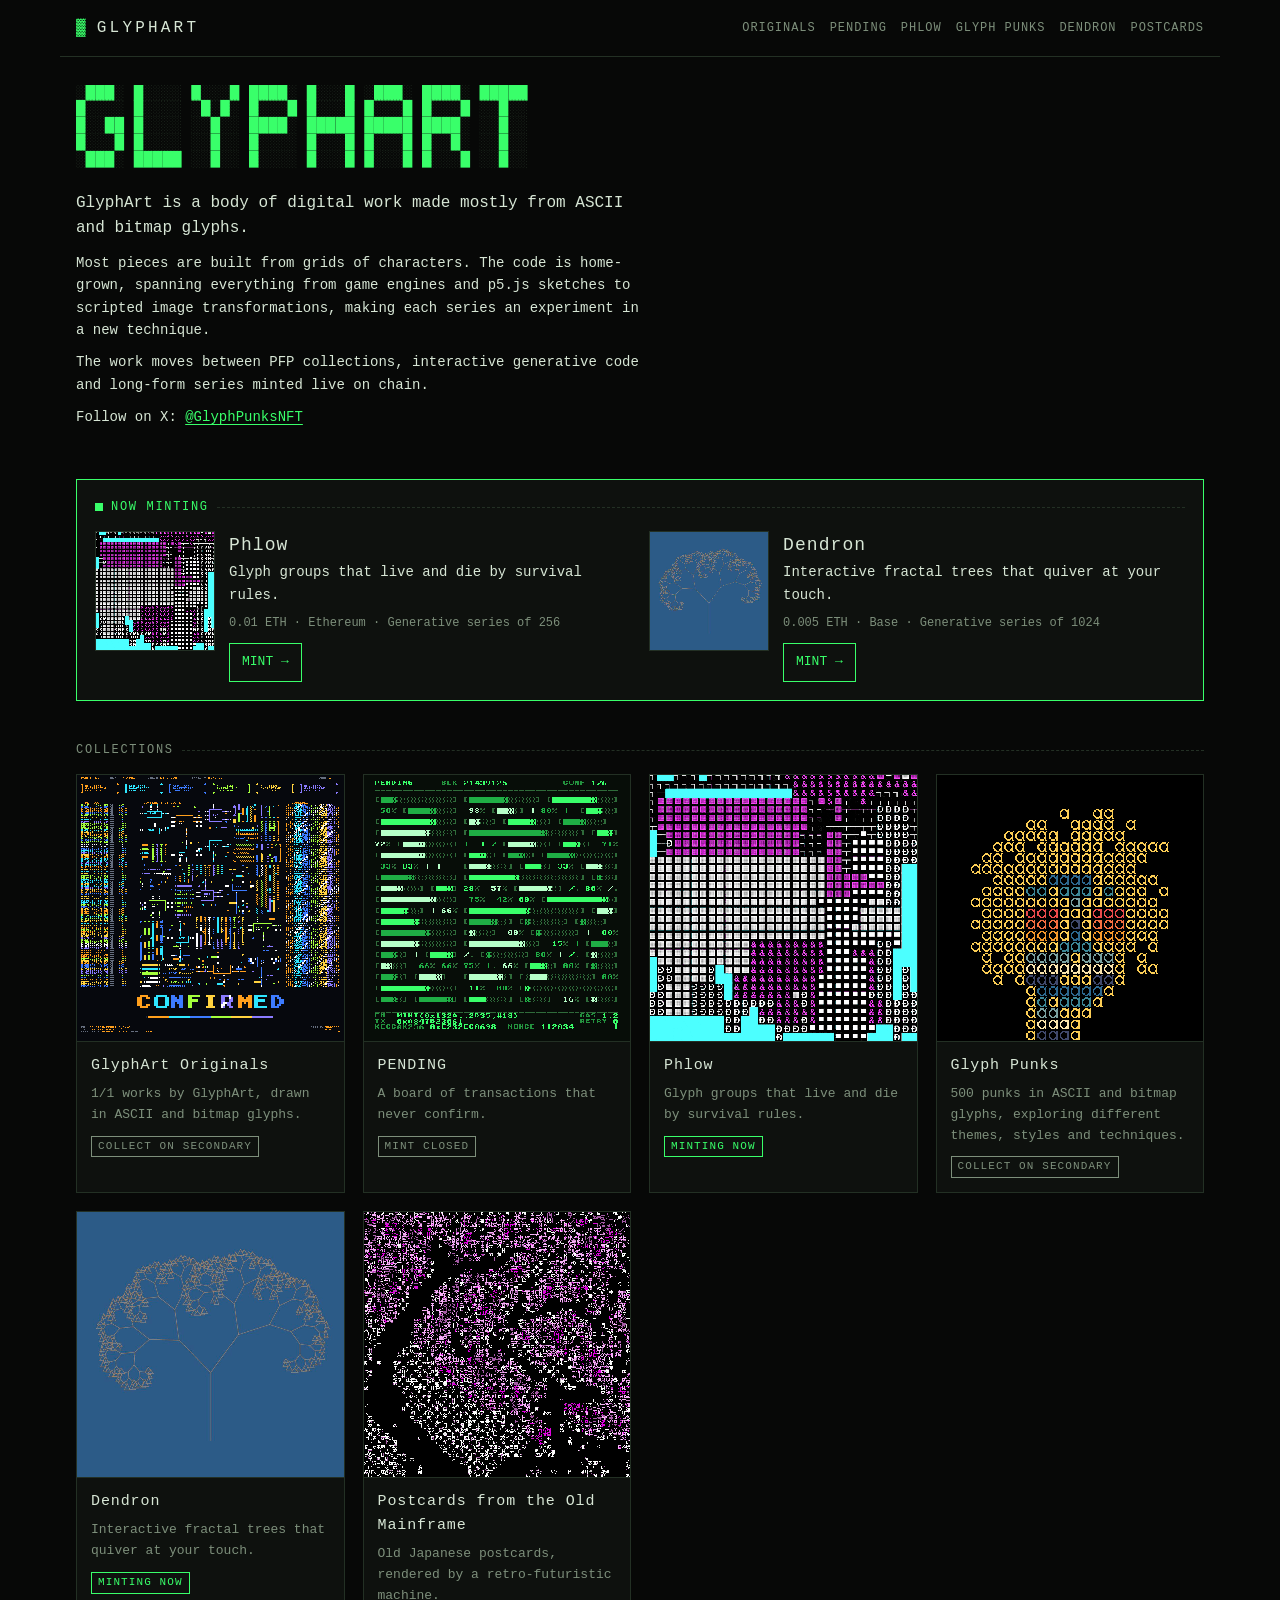
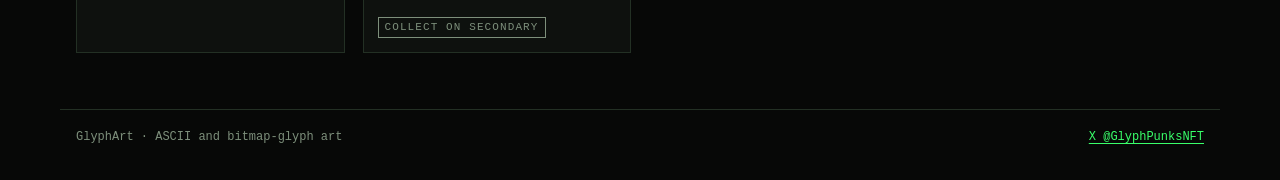
<file: index.html>
<!doctype html>
<html lang="en">
<head>
<meta charset="utf-8">
<meta name="viewport" content="width=device-width, initial-scale=1, viewport-fit=cover">
<title>GlyphArt · ASCII and bitmap-glyph art</title>
<meta name="description" content="GlyphArt: digital work made mostly from ASCII and bitmap glyphs. GlyphArt Originals, PENDING, Phlow, Glyph Punks, Dendron and more.">
<meta property="og:title" content="GlyphArt · ASCII and bitmap-glyph art">
<meta property="og:description" content="GlyphArt: digital work made mostly from ASCII and bitmap glyphs. GlyphArt Originals, PENDING, Phlow, Glyph Punks, Dendron and more.">
<meta name="theme-color" content="#070807">
<link rel="icon" href="favicon.svg" type="image/svg+xml">
<link rel="stylesheet" href="site.css">
</head>
<body data-root="">
<noscript><p style="padding:16px">This site needs JavaScript to show the collections. Find GlyphArt on X: <a href="https://x.com/GlyphPunksNFT">@GlyphPunksNFT</a>.</p></noscript>
<script src="data.js"></script>
<script src="site.js"></script>
</body>
</html>
</file>
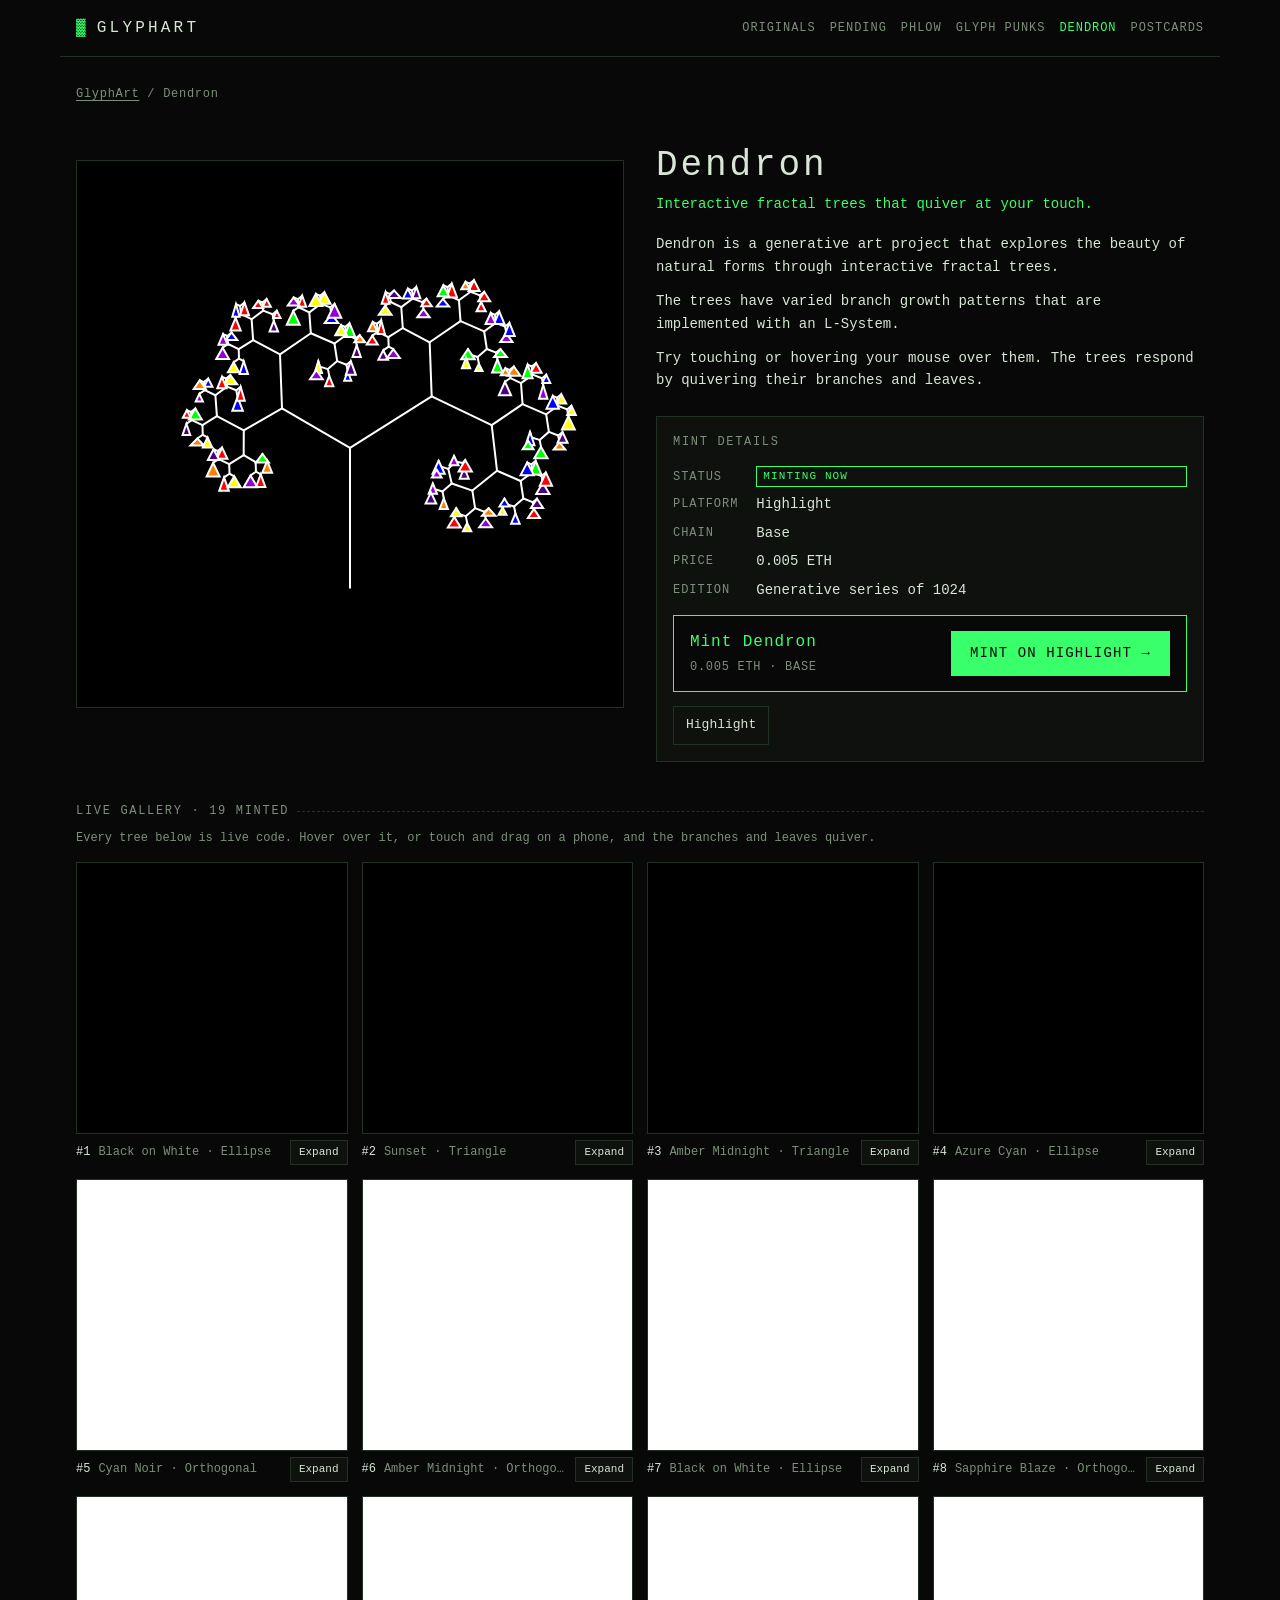
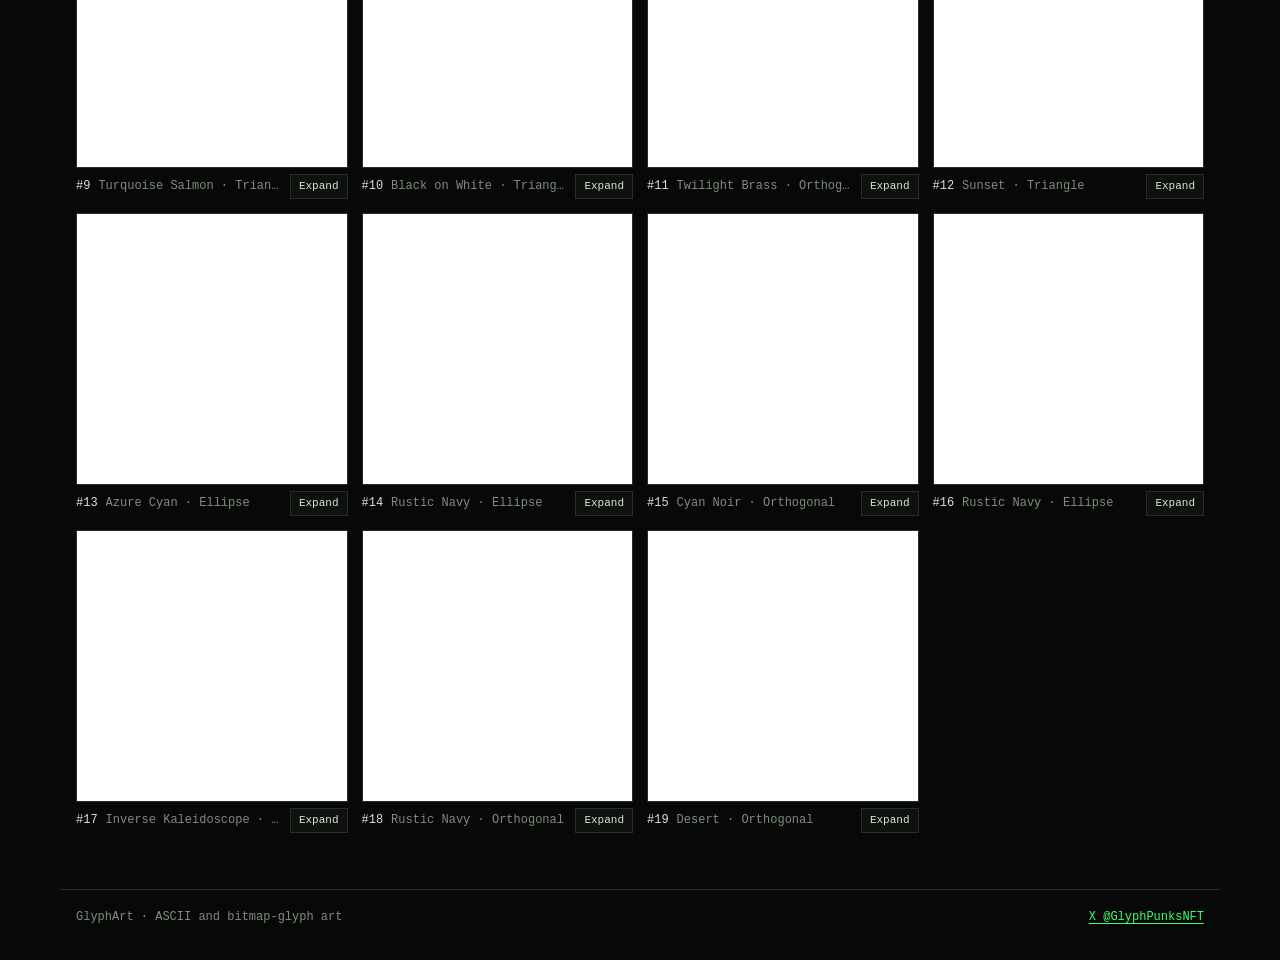
<file: dendron/index.html>
<!doctype html>
<html lang="en">
<head>
<meta charset="utf-8">
<meta name="viewport" content="width=device-width, initial-scale=1, viewport-fit=cover">
<title>Dendron · GlyphArt</title>
<meta name="description" content="Interactive fractal trees that quiver at your touch.">
<meta property="og:title" content="Dendron · GlyphArt">
<meta property="og:description" content="Interactive fractal trees that quiver at your touch.">
<meta name="theme-color" content="#070807">
<link rel="icon" href="../favicon.svg" type="image/svg+xml">
<link rel="stylesheet" href="../site.css">
</head>
<body data-root="../" data-collection="dendron">
<noscript><p style="padding:16px">This site needs JavaScript to show the collections. Find GlyphArt on X: <a href="https://x.com/GlyphPunksNFT">@GlyphPunksNFT</a>.</p></noscript>
<script src="../data.js"></script>
<script src="../site.js"></script>
</body>
</html>
</file>
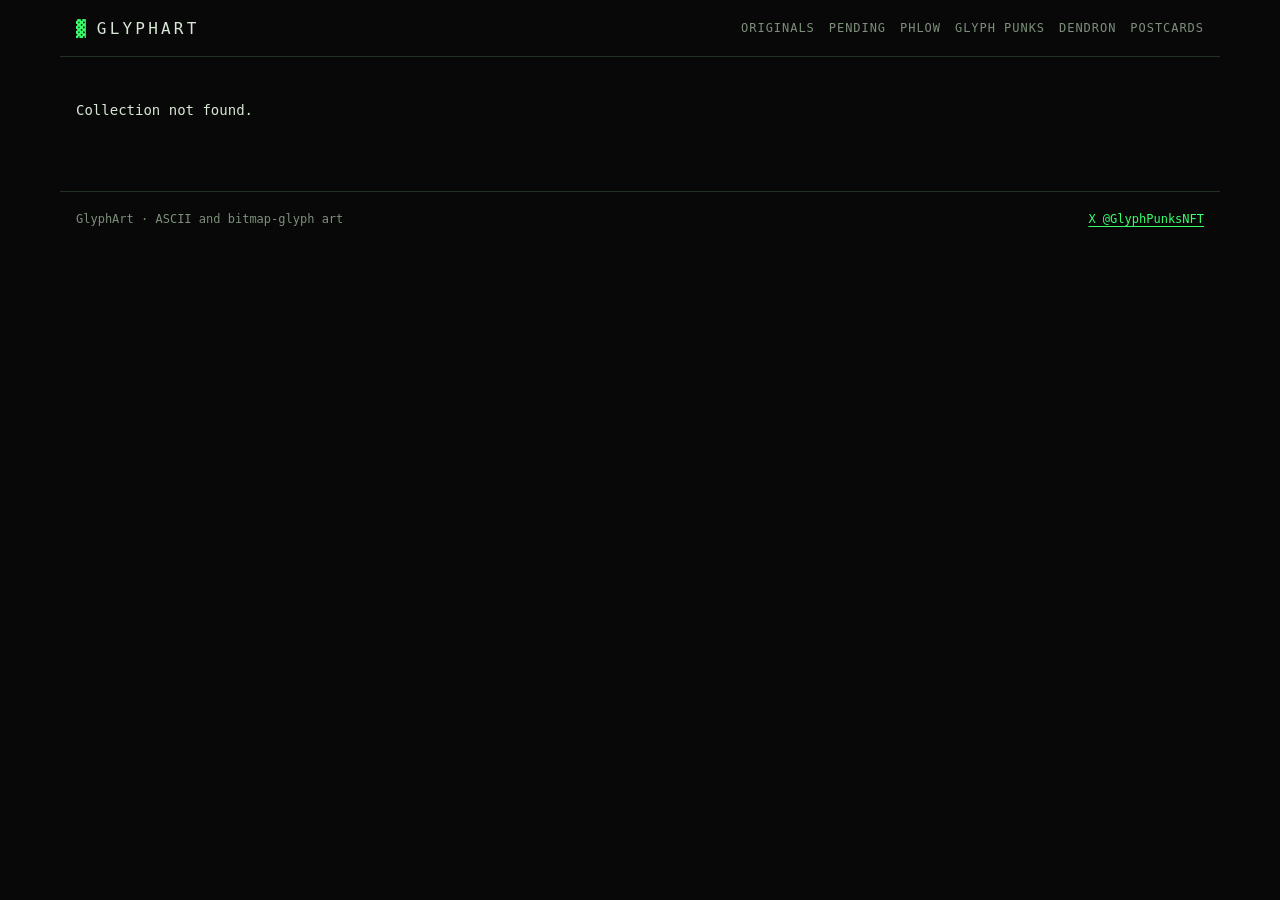
<file: dragons/index.html>
<!doctype html>
<html lang="en">
<head>
<meta charset="utf-8">
<meta name="viewport" content="width=device-width, initial-scale=1, viewport-fit=cover">
<title>GlyphArt Dragons · GlyphArt</title>
<meta name="description" content="Four elemental lineages, coiled in glyphs.">
<meta property="og:title" content="GlyphArt Dragons · GlyphArt">
<meta property="og:description" content="Four elemental lineages, coiled in glyphs.">
<meta name="theme-color" content="#070807">
<link rel="icon" href="../favicon.svg" type="image/svg+xml">
<link rel="stylesheet" href="../site.css">
</head>
<body data-root="../" data-collection="dragons">
<noscript><p style="padding:16px">This site needs JavaScript to show the collections. Find GlyphArt on X: <a href="https://x.com/GlyphPunksNFT">@GlyphPunksNFT</a>.</p></noscript>
<script src="../data.js"></script>
<script src="../site.js"></script>
</body>
</html>
</file>
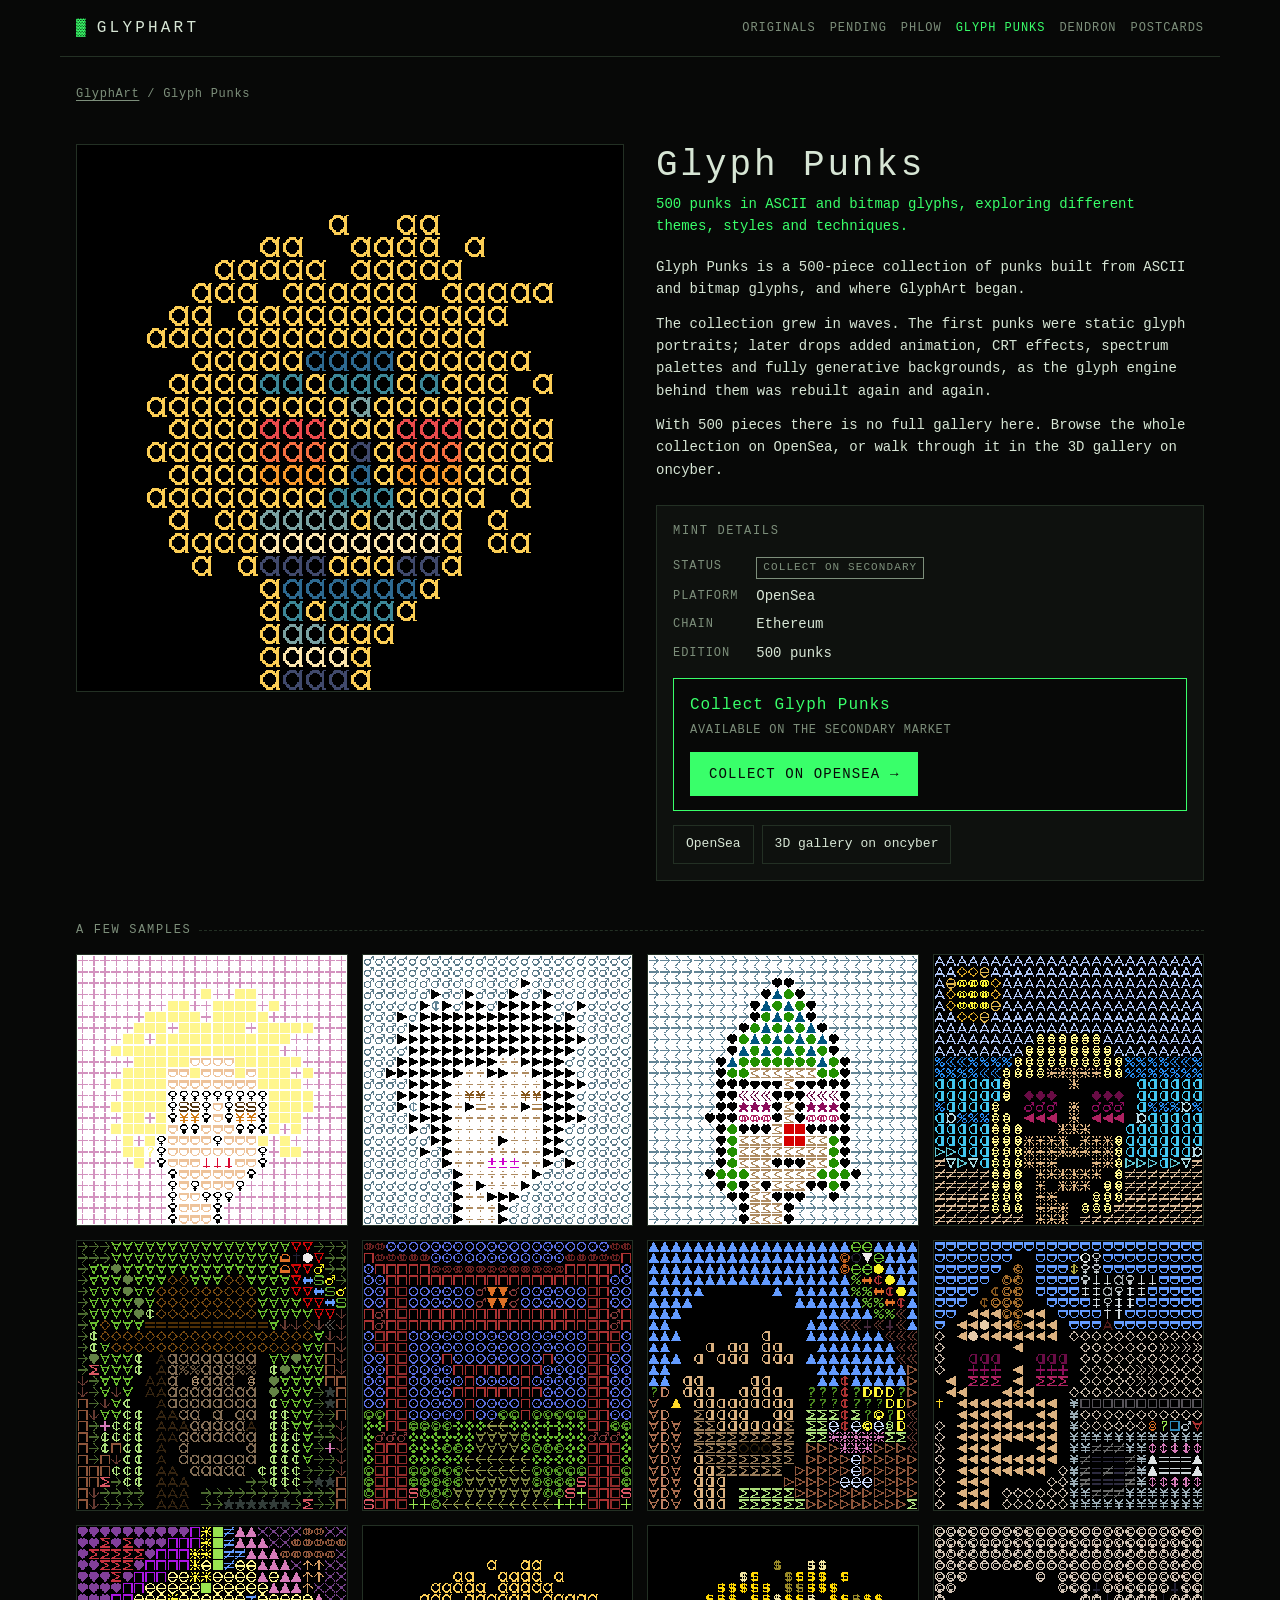
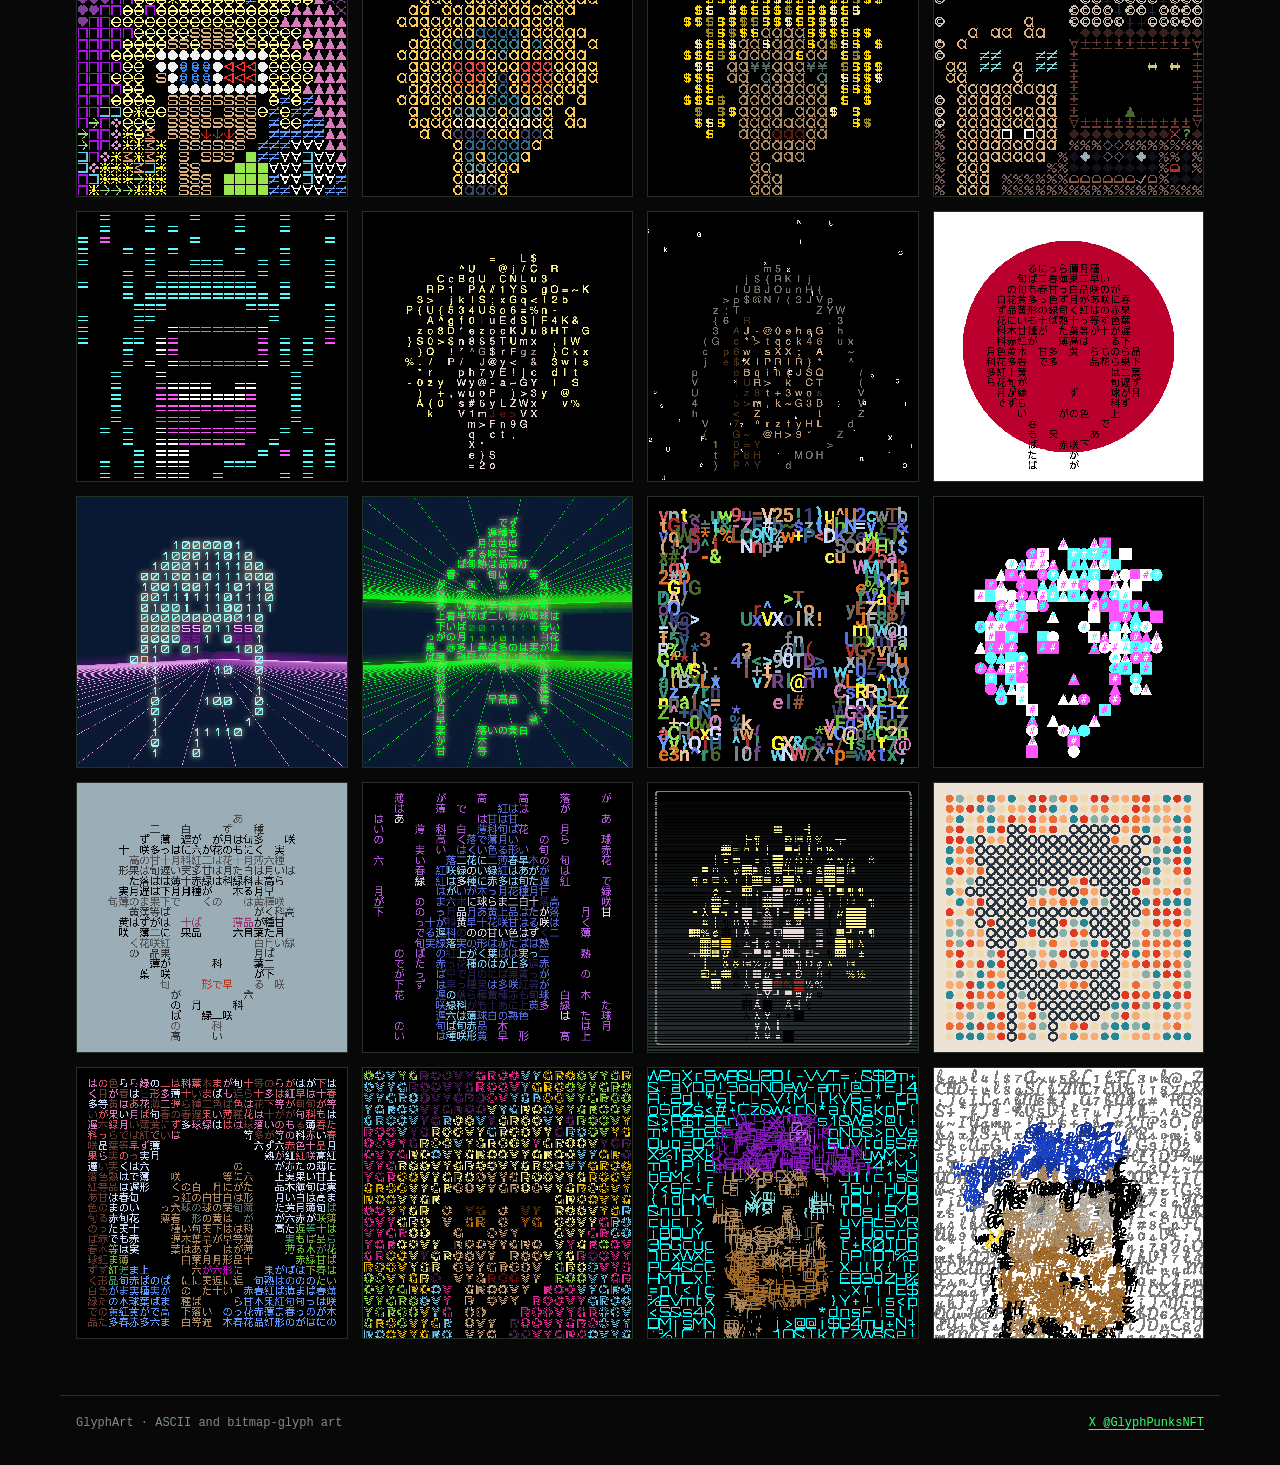
<file: glyphpunks/index.html>
<!doctype html>
<html lang="en">
<head>
<meta charset="utf-8">
<meta name="viewport" content="width=device-width, initial-scale=1, viewport-fit=cover">
<title>Glyph Punks · GlyphArt</title>
<meta name="description" content="500 punks in ASCII and bitmap glyphs, exploring different themes, styles and techniques.">
<meta property="og:title" content="Glyph Punks · GlyphArt">
<meta property="og:description" content="500 punks in ASCII and bitmap glyphs, exploring different themes, styles and techniques.">
<meta name="theme-color" content="#070807">
<link rel="icon" href="../favicon.svg" type="image/svg+xml">
<link rel="stylesheet" href="../site.css">
</head>
<body data-root="../" data-collection="glyphpunks">
<noscript><p style="padding:16px">This site needs JavaScript to show the collections. Find GlyphArt on X: <a href="https://x.com/GlyphPunksNFT">@GlyphPunksNFT</a>.</p></noscript>
<script src="../data.js"></script>
<script src="../site.js"></script>
</body>
</html>
</file>
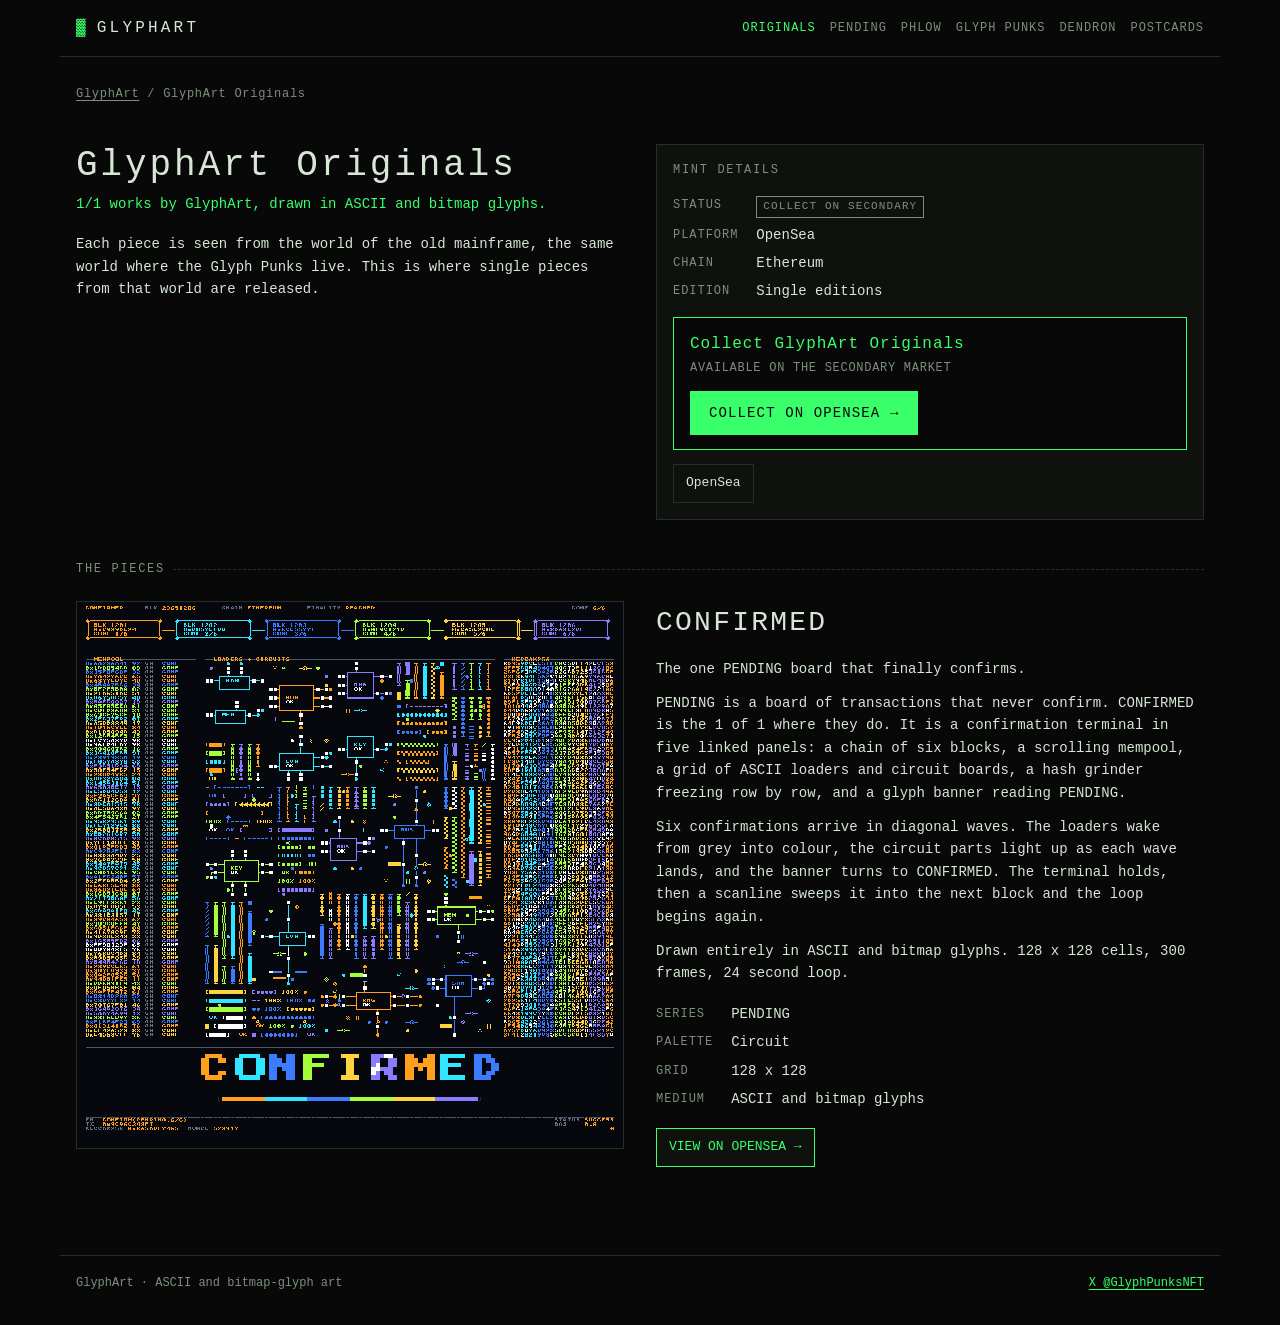
<file: originals/index.html>
<!doctype html>
<html lang="en">
<head>
<meta charset="utf-8">
<meta name="viewport" content="width=device-width, initial-scale=1, viewport-fit=cover">
<title>GlyphArt Originals · GlyphArt</title>
<meta name="description" content="1/1 works by GlyphArt, drawn in ASCII and bitmap glyphs. Each piece is seen from the world of the old mainframe, the same world where the Glyph Punks live.">
<meta property="og:title" content="GlyphArt Originals · GlyphArt">
<meta property="og:description" content="1/1 works by GlyphArt, drawn in ASCII and bitmap glyphs. Each piece is seen from the world of the old mainframe, the same world where the Glyph Punks live.">
<meta name="theme-color" content="#070807">
<link rel="icon" href="../favicon.svg" type="image/svg+xml">
<link rel="stylesheet" href="../site.css">
</head>
<body data-root="../" data-collection="originals">
<noscript><p style="padding:16px">This site needs JavaScript to show the collections. Find GlyphArt on X: <a href="https://x.com/GlyphPunksNFT">@GlyphPunksNFT</a>.</p></noscript>
<script src="../data.js"></script>
<script src="../site.js"></script>
</body>
</html>
</file>
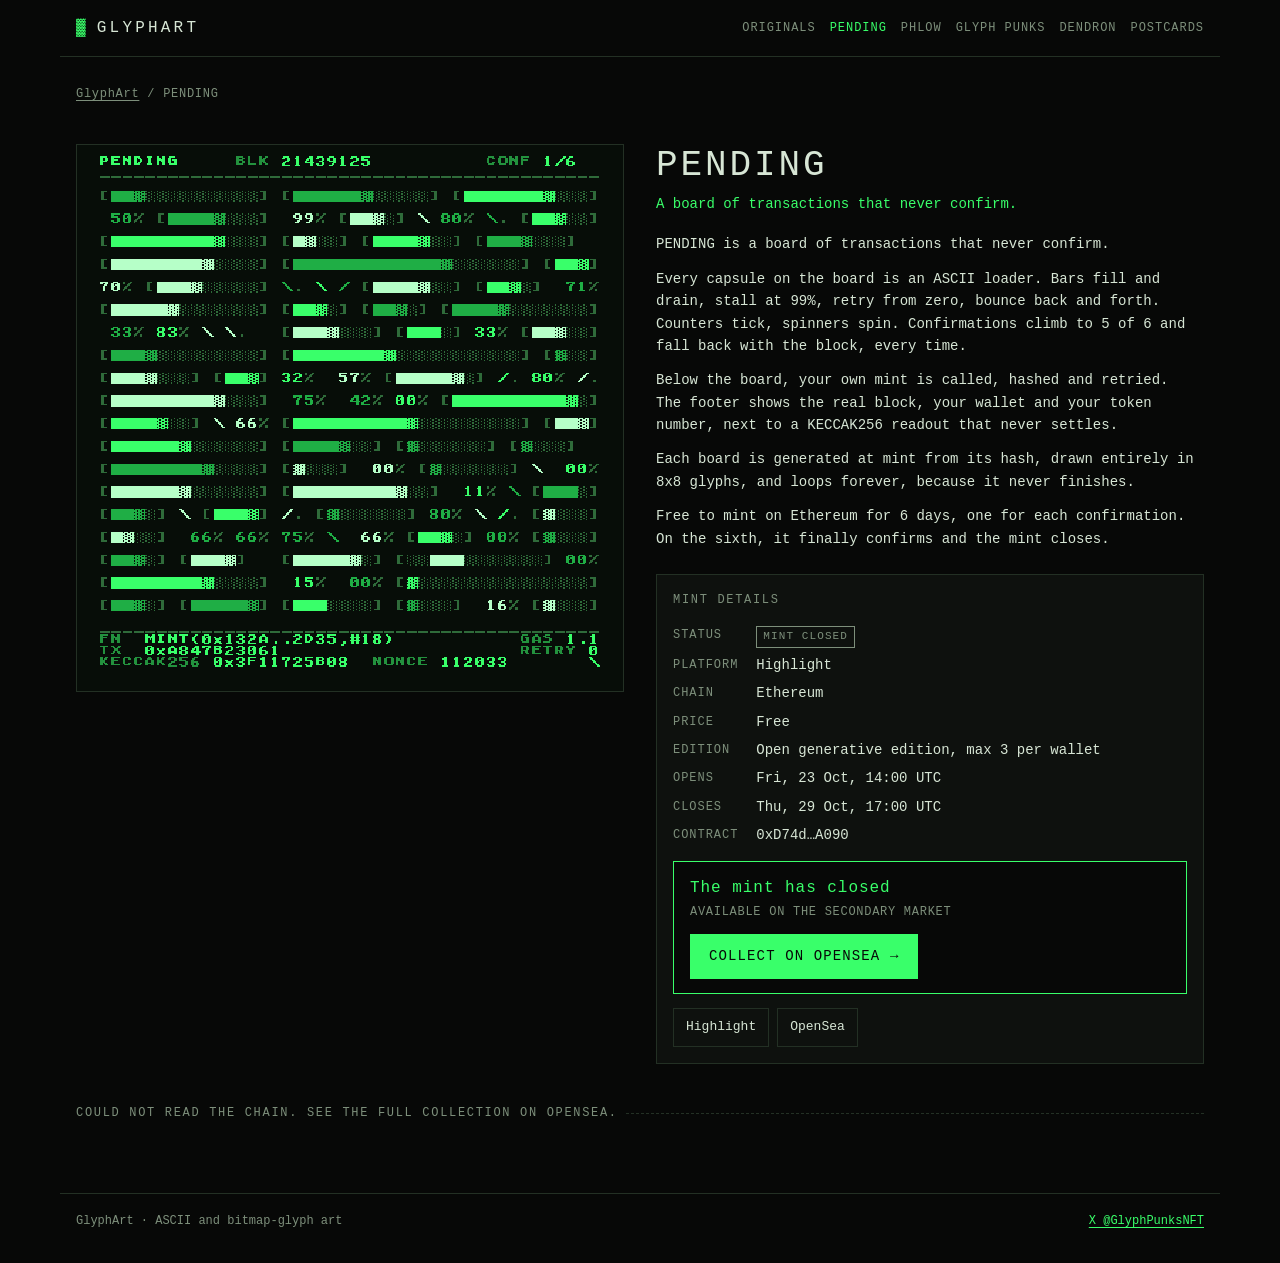
<file: pending/index.html>
<!doctype html>
<html lang="en">
<head>
<meta charset="utf-8">
<meta name="viewport" content="width=device-width, initial-scale=1, viewport-fit=cover">
<title>PENDING · GlyphArt</title>
<meta name="description" content="A board of transactions that never confirm.">
<meta property="og:title" content="PENDING · GlyphArt">
<meta property="og:description" content="A board of transactions that never confirm.">
<meta name="theme-color" content="#070807">
<link rel="icon" href="../favicon.svg" type="image/svg+xml">
<link rel="stylesheet" href="../site.css">
</head>
<body data-root="../" data-collection="pending">
<noscript><p style="padding:16px">This site needs JavaScript to show the collections. Find GlyphArt on X: <a href="https://x.com/GlyphPunksNFT">@GlyphPunksNFT</a>.</p></noscript>
<script src="../data.js"></script>
<script src="../site.js"></script>
</body>
</html>
</file>
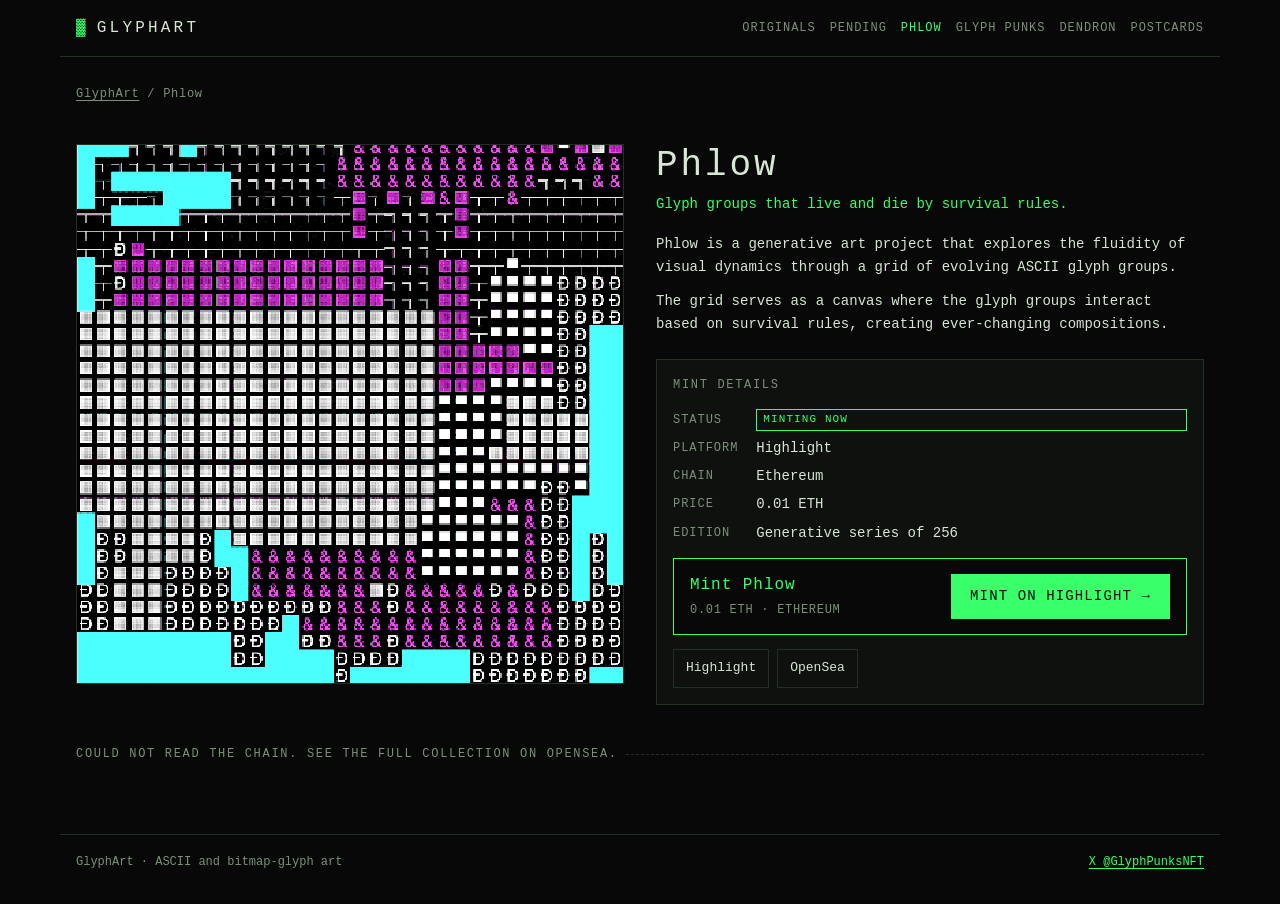
<file: phlow/index.html>
<!doctype html>
<html lang="en">
<head>
<meta charset="utf-8">
<meta name="viewport" content="width=device-width, initial-scale=1, viewport-fit=cover">
<title>Phlow · GlyphArt</title>
<meta name="description" content="Glyph groups that live and die by survival rules.">
<meta property="og:title" content="Phlow · GlyphArt">
<meta property="og:description" content="Glyph groups that live and die by survival rules.">
<meta name="theme-color" content="#070807">
<link rel="icon" href="../favicon.svg" type="image/svg+xml">
<link rel="stylesheet" href="../site.css">
</head>
<body data-root="../" data-collection="phlow">
<noscript><p style="padding:16px">This site needs JavaScript to show the collections. Find GlyphArt on X: <a href="https://x.com/GlyphPunksNFT">@GlyphPunksNFT</a>.</p></noscript>
<script src="../data.js"></script>
<script src="../site.js"></script>
</body>
</html>
</file>
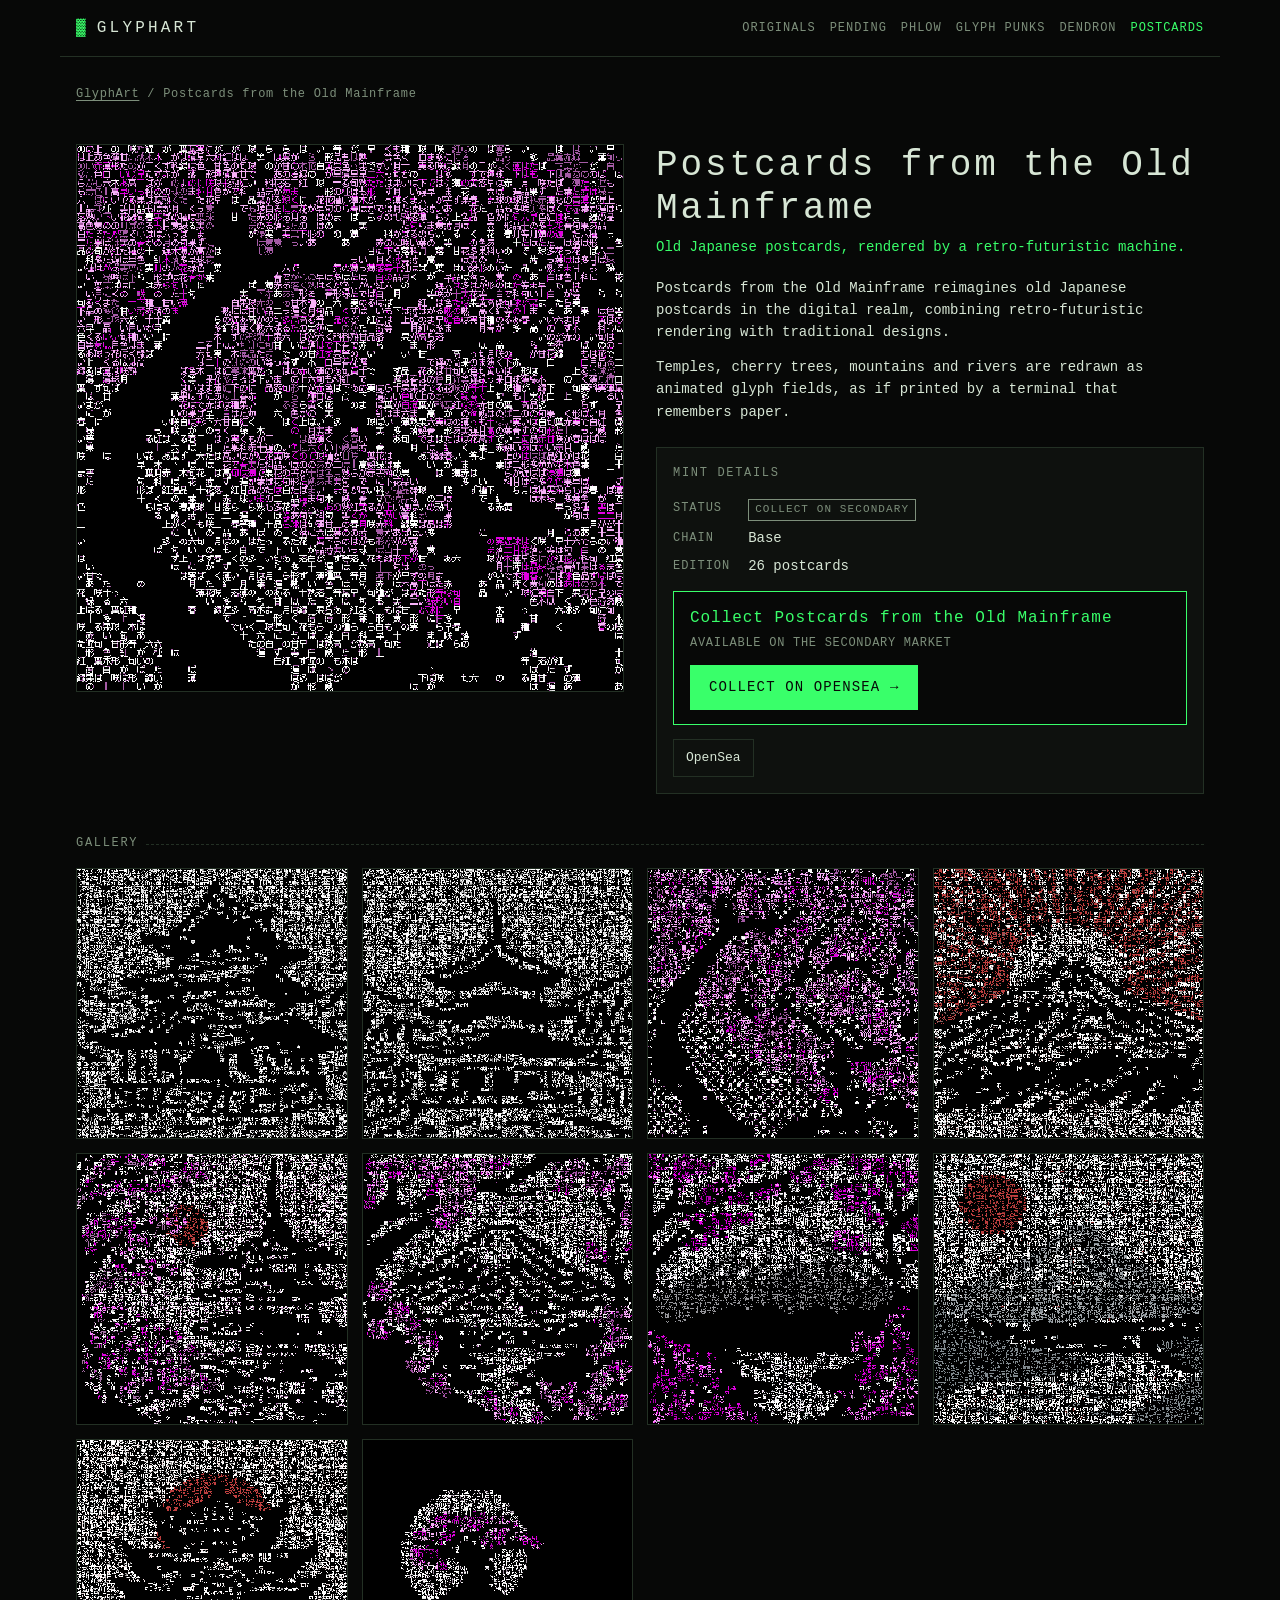
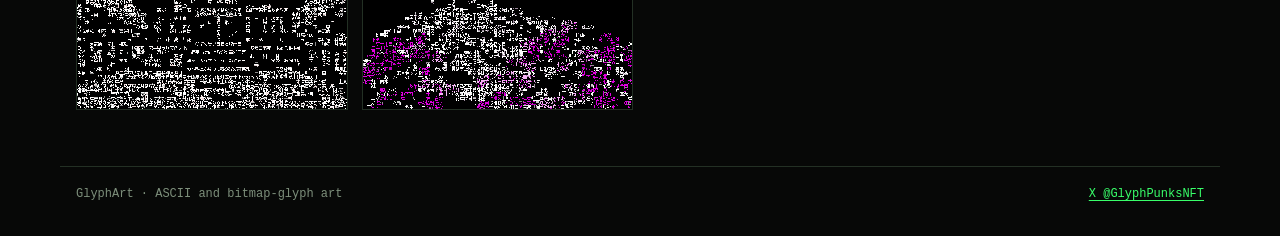
<file: postcards/index.html>
<!doctype html>
<html lang="en">
<head>
<meta charset="utf-8">
<meta name="viewport" content="width=device-width, initial-scale=1, viewport-fit=cover">
<title>Postcards from the Old Mainframe · GlyphArt</title>
<meta name="description" content="Old Japanese postcards, rendered by a retro-futuristic machine.">
<meta property="og:title" content="Postcards from the Old Mainframe · GlyphArt">
<meta property="og:description" content="Old Japanese postcards, rendered by a retro-futuristic machine.">
<meta name="theme-color" content="#070807">
<link rel="icon" href="../favicon.svg" type="image/svg+xml">
<link rel="stylesheet" href="../site.css">
</head>
<body data-root="../" data-collection="postcards">
<noscript><p style="padding:16px">This site needs JavaScript to show the collections. Find GlyphArt on X: <a href="https://x.com/GlyphPunksNFT">@GlyphPunksNFT</a>.</p></noscript>
<script src="../data.js"></script>
<script src="../site.js"></script>
</body>
</html>
</file>
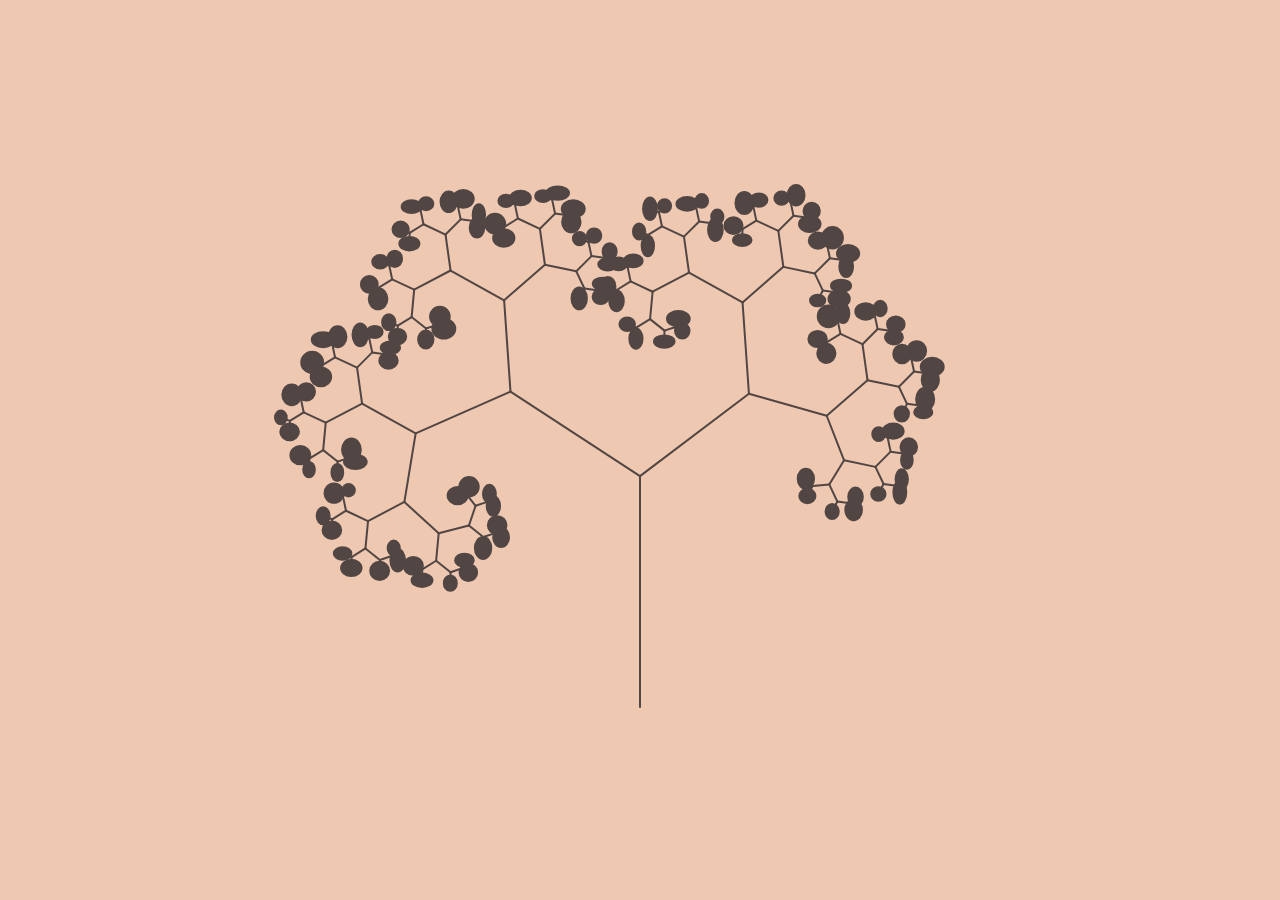
<file: dendron/live/index.html>
<!DOCTYPE html>
<html lang="">
  <head>
    <meta charset="utf-8" />
    <meta
      name="viewport"
      content="width=device-width, initial-scale=1, maximum-scale=1"
    />
    <script src="lib/hl-gen.js"></script>
    <script src="lib/p5.min.js"></script>
    <script src="sketch.js"></script>
    <style>
        /* Hide scrollbar for Chrome, Safari and Opera */
        ::-webkit-scrollbar {
          display: none;
      }

      /* Hide scrollbar for IE, Edge and Firefox */
      html {
          scrollbar-width: none; /* For Firefox */
          -ms-overflow-style: none; /* For Internet Explorer and Edge */
      }
      body {
        background-color: black;
        height: 100%;
        min-height: 100%;
        margin: 0;
        padding: 0;
      }
      canvas {
        display: block;
        position: absolute;
        top: 0;
        bottom: 0;
        left: 0;
        right: 0;
        padding: 0;
        margin: auto;
      }
    </style>
  </head>
  <body></body>
</html>
</file>
<file: site.css>
/* GlyphArt: one stylesheet for every page. Terminal readout on a dark grid. */
:root {
  --bg: #070807;
  --panel: #0e110e;
  --line: #233024;
  --fg: #d7e6d5;
  --dim: #7d8f7b;
  --accent: #39ff6a;
  --amber: #ffb547;
  --blue: #6ab8ff;
  --mono: "JetBrains Mono", "SF Mono", ui-monospace, Menlo, Consolas, monospace;
  color-scheme: dark;
}
* { box-sizing: border-box; }
html { background: var(--bg); }
body { margin: 0; background: var(--bg); color: var(--fg); font: 14px/1.6 var(--mono); -webkit-text-size-adjust: 100%; }
a { color: var(--accent); text-underline-offset: 3px; }
a:hover { color: var(--fg); }
:focus-visible { outline: 2px solid var(--accent); outline-offset: 2px; }
img { image-rendering: pixelated; }
.sr-only { position: absolute; width: 1px; height: 1px; overflow: hidden; clip: rect(0 0 0 0); white-space: nowrap; }

header.site, main, footer.site {
  max-width: 1160px; margin: 0 auto;
  padding-left: max(16px, env(safe-area-inset-left, 0px));
  padding-right: max(16px, env(safe-area-inset-right, 0px));
}

/* header */
header.site { display: flex; flex-wrap: wrap; align-items: center; justify-content: space-between; gap: 10px 24px; padding-block: 16px 14px; border-bottom: 1px solid var(--line); }
.logo { color: var(--fg); text-decoration: none; font-size: 16px; letter-spacing: 0.2em; display: inline-flex; gap: 8px; align-items: center; }
.logo .cursor { color: var(--accent); animation: blink 1.2s steps(1) infinite; }
@keyframes blink { 50% { opacity: 0; } }
@media (prefers-reduced-motion: reduce) { .logo .cursor, .dot { animation: none; } }
header.site nav { display: flex; flex-wrap: wrap; gap: 4px 14px; font-size: 12px; text-transform: uppercase; letter-spacing: 0.08em; }
header.site nav a { color: var(--dim); text-decoration: none; padding: 2px 0; }
header.site nav a:hover, header.site nav a[aria-current="page"] { color: var(--accent); }

main { display: grid; gap: 40px; padding-block: 28px 56px; }
footer.site { display: flex; flex-wrap: wrap; gap: 8px 24px; justify-content: space-between; padding-block: 18px 32px; border-top: 1px solid var(--line); color: var(--dim); font-size: 12px; }

h1, h2, h3 { font-weight: normal; margin: 0; }
.label { font-size: 12px; letter-spacing: 0.14em; text-transform: uppercase; color: var(--dim); margin: 0 0 14px; display: flex; align-items: center; gap: 8px; }
.label::after { content: ""; flex: 1; border-top: 1px dashed var(--line); }
.small { color: var(--dim); font-size: 12px; margin: 0; }

.btn {
  display: inline-block; background: var(--panel); color: var(--fg); border: 1px solid var(--line);
  font: inherit; font-size: 13px; padding: 8px 12px; text-decoration: none; cursor: pointer; white-space: nowrap;
}
.btn:hover { border-color: var(--accent); color: var(--accent); }
.btn.primary { border-color: var(--accent); color: var(--accent); }

/* status badges */
.badge { display: inline-block; font-size: 11px; letter-spacing: 0.1em; text-transform: uppercase; padding: 1px 6px; border: 1px solid currentColor; }
.badge.live { color: var(--accent); }
.badge.upcoming { color: var(--amber); }
.badge.dev { color: var(--blue); }
.badge.secondary { color: var(--dim); }

/* home: hero */
.hero { display: grid; gap: 22px; }
.ascii { margin: 0; color: var(--accent); font-size: clamp(6px, 2vw, 16px); line-height: 1.05; overflow: hidden; }
.ascii span { color: var(--line); }
.bio { max-width: 68ch; }
.bio p { margin: 0 0 10px; }
.bio p:first-child { font-size: 16px; }

/* home: now minting */
.nowbox { border: 1px solid var(--accent); background: var(--panel); padding: 18px; }
.nowbox .label { color: var(--accent); }
.nowbox .label + .label, .nowbox ul + .label { margin-top: 22px; }
.dot { width: 8px; height: 8px; background: var(--accent); display: inline-block; animation: blink 1.2s steps(1) infinite; }
.now, .soon { list-style: none; margin: 0; padding: 0; display: grid; gap: 18px; }
.now { grid-template-columns: repeat(auto-fit, minmax(min(100%, 420px), 1fr)); }
.now-item { display: grid; grid-template-columns: 120px minmax(0, 1fr); gap: 14px; align-items: start; }
@media (max-width: 480px) { .now-item { grid-template-columns: 88px minmax(0, 1fr); } }
.now-item h3 { font-size: 18px; letter-spacing: 0.06em; }
.now-item h3 a { color: var(--fg); text-decoration: none; }
.now-item h3 a:hover { color: var(--accent); }
.now-item p { margin: 2px 0 8px; }
.now-item .small { margin: 0 0 4px; }
.now-item .btn { margin-top: 6px; }
.now-thumb { display: block; aspect-ratio: 1; border: 1px solid var(--line); background: #000; overflow: hidden; }
.now-thumb img { width: 100%; height: 100%; object-fit: cover; display: block; }
.soon { grid-template-columns: repeat(auto-fill, minmax(150px, 1fr)); gap: 12px; }
.soon a { display: grid; gap: 6px; color: var(--fg); text-decoration: none; }
.soon img { width: 100%; aspect-ratio: 1; object-fit: cover; border: 1px solid var(--line); background: #000; display: block; }
.soon a:hover img { border-color: var(--amber); }
.soon .soon-name { letter-spacing: 0.08em; }
.soon .badge { justify-self: start; }

/* home: collection cards */
.cards { display: grid; grid-template-columns: repeat(auto-fill, minmax(min(100%, 250px), 1fr)); gap: 18px; }
.card { display: grid; grid-template-rows: auto 1fr; color: var(--fg); text-decoration: none; border: 1px solid var(--line); background: var(--panel); min-width: 0; }
.card:hover { border-color: var(--accent); }
.card .thumb { aspect-ratio: 1; background: #000; overflow: hidden; border-bottom: 1px solid var(--line); }
.card .thumb img { width: 100%; height: 100%; object-fit: cover; display: block; }
.cardtext { padding: 12px 14px 14px; display: grid; gap: 6px; align-content: start; }
.cardtext p { margin: 0; color: var(--dim); font-size: 13px; }
.cardtext .badge { justify-self: start; margin-top: 4px; }
.cardhead { display: flex; justify-content: space-between; gap: 8px; align-items: baseline; }
.cardhead h3 { font-size: 15px; letter-spacing: 0.06em; }

/* collection page */
.crumbs { margin: 0; font-size: 12px; color: var(--dim); letter-spacing: 0.06em; }
.crumbs a { color: var(--dim); }
.intro { display: grid; grid-template-columns: minmax(0, 1fr) minmax(0, 1fr); gap: 32px; align-items: start; }
@media (max-width: 820px) { .intro { grid-template-columns: minmax(0, 1fr); } }
.intro.solo { grid-template-columns: minmax(0, 1fr) minmax(0, 1fr); }
.intro.solo .about { grid-column: 1 / -1; display: grid; grid-template-columns: minmax(0, 1fr) minmax(0, 1fr); gap: 0 32px; }
.intro.solo .about > * { grid-column: 1; }
.intro.solo .mint { grid-column: 2; grid-row: 1 / span 6; margin-top: 0; }
@media (max-width: 820px) { .intro.solo .about { grid-template-columns: minmax(0, 1fr); } .intro.solo .mint { grid-column: 1; grid-row: auto; margin-top: 24px; } }
.feature { position: sticky; top: 16px; border: 1px solid var(--line); background: #000; }
@media (max-width: 820px) { .feature { position: static; } }
.feature img { display: block; width: 100%; height: auto; }
.about h1 { font-size: clamp(24px, 5vw, 36px); letter-spacing: 0.08em; line-height: 1.2; }
.about .tagline { color: var(--accent); margin: 6px 0 18px; }
.about > p { max-width: 64ch; margin: 0 0 12px; }

.mint { margin-top: 24px; border: 1px solid var(--line); background: var(--panel); padding: 16px; display: grid; gap: 14px; }
.mint h2 { font-size: 12px; letter-spacing: 0.14em; text-transform: uppercase; color: var(--dim); }
.meta { display: grid; grid-template-columns: max-content minmax(0, 1fr); gap: 6px 18px; margin: 0; }
.meta dt { color: var(--dim); text-transform: uppercase; font-size: 12px; letter-spacing: 0.08em; padding-top: 2px; }
.meta dd { margin: 0; min-width: 0; overflow-wrap: anywhere; }
.meta code { font: inherit; }
.tba { color: var(--dim); }
.cta { display: flex; flex-wrap: wrap; align-items: center; justify-content: space-between; gap: 12px 18px; padding: 14px 16px; border: 1px solid var(--accent); background: var(--bg); }
.cta p { margin: 0; display: grid; gap: 2px; min-width: 0; }
.cta strong { font-size: 16px; letter-spacing: 0.06em; color: var(--accent); font-weight: normal; }
.cta span { color: var(--dim); font-size: 12px; letter-spacing: 0.06em; text-transform: uppercase; }
.cta a { background: var(--accent); color: var(--bg); border: 1px solid var(--accent); padding: 10px 18px; letter-spacing: 0.08em; text-decoration: none; white-space: nowrap; }
.cta a:hover { background: transparent; color: var(--accent); }
.cta.muted { border-color: var(--amber); }
.cta.muted strong { color: var(--amber); }
.cta.muted a { background: transparent; color: var(--amber); border-color: var(--amber); }
.cta.muted a:hover { background: var(--amber); color: var(--bg); }
@media (max-width: 420px) { .cta a { width: 100%; text-align: center; } }
.links { display: flex; flex-wrap: wrap; gap: 8px; }
.original { display: grid; grid-template-columns: minmax(0, 1fr) minmax(0, 1fr); gap: 32px; align-items: start; padding-block: 8px 32px; }
.original + .original { border-top: 1px dashed var(--line); padding-top: 32px; }
@media (max-width: 820px) { .original { grid-template-columns: minmax(0, 1fr); gap: 18px; } }
.original h3 { font-size: clamp(20px, 4vw, 28px); letter-spacing: 0.08em; margin: 0 0 12px; font-weight: normal; }
.original .meta { margin: 18px 0; }

/* gallery */
.gallery { display: grid; grid-template-columns: repeat(auto-fill, minmax(min(100%, 220px), 1fr)); gap: 14px; }
@media (max-width: 520px) { .gallery { grid-template-columns: repeat(2, minmax(0, 1fr)); gap: 10px; } }
.piece { display: block; padding: 0; border: 1px solid var(--line); background: #000; cursor: zoom-in; aspect-ratio: 1; overflow: hidden; }
.piece:hover { border-color: var(--accent); }
.piece img { width: 100%; height: 100%; object-fit: cover; display: block; }

/* lightbox */
.box { border: 1px solid var(--line); background: var(--bg); color: var(--fg); padding: 12px; max-width: min(96vw, 900px); max-height: 96vh; }
.box::backdrop { background: rgba(0, 0, 0, 0.85); }
.box img { display: block; max-width: 100%; max-height: calc(96vh - 90px); margin: 0 auto; }
.boxbar { display: flex; flex-wrap: wrap; gap: 8px; align-items: center; justify-content: center; margin-top: 10px; font-size: 12px; color: var(--dim); }
.boxbar span { flex: 1; text-align: center; min-width: 120px; }

/* live gallery: iframes running the token code */
.stage { position: relative; aspect-ratio: 1; background: #000; border: 1px solid var(--line); overflow: hidden; }
.stage iframe { position: absolute; inset: 0; width: 100%; height: 100%; border: 0; display: block; }
.stage.big { width: min(88vw, calc(96vh - 90px), 860px); }
.live { margin: 0; display: grid; gap: 6px; min-width: 0; }
.live:hover .stage { border-color: var(--accent); }
.live figcaption { display: flex; align-items: center; gap: 8px; font-size: 12px; min-width: 0; }
.live figcaption .traits { flex: 1; color: var(--dim); overflow: hidden; text-overflow: ellipsis; white-space: nowrap; }
.live figcaption .btn { padding: 3px 8px; font-size: 11px; }
.hint { margin: -6px 0 14px; }
@media (max-width: 520px) { .live figcaption .traits { display: none; } }

/* on-chain gallery: placeholders until a token's metadata arrives, token info in the lightbox */
.piece .wait { display: grid; place-items: center; width: 100%; height: 100%; color: var(--dim); font-size: 12px; }
.tokeninfo { display: grid; gap: 8px; margin-top: 10px; max-width: min(88vw, 860px); }
.tokeninfo .links { display: flex; flex-wrap: wrap; gap: 8px; }
.stage.big .wait { position: absolute; inset: 0; display: grid; place-items: center; color: var(--dim); }

/* GIF download: progress bar and the hidden frame that renders the piece */
.progress { height: 4px; background: var(--panel); border: 1px solid var(--line); }
.progress i { display: block; height: 100%; width: 0; background: var(--accent); }
.btn:disabled { opacity: 0.7; cursor: progress; }
.capture { position: fixed; left: -10000px; top: 0; width: 400px; height: 400px; border: 0; visibility: hidden; }
</file>
